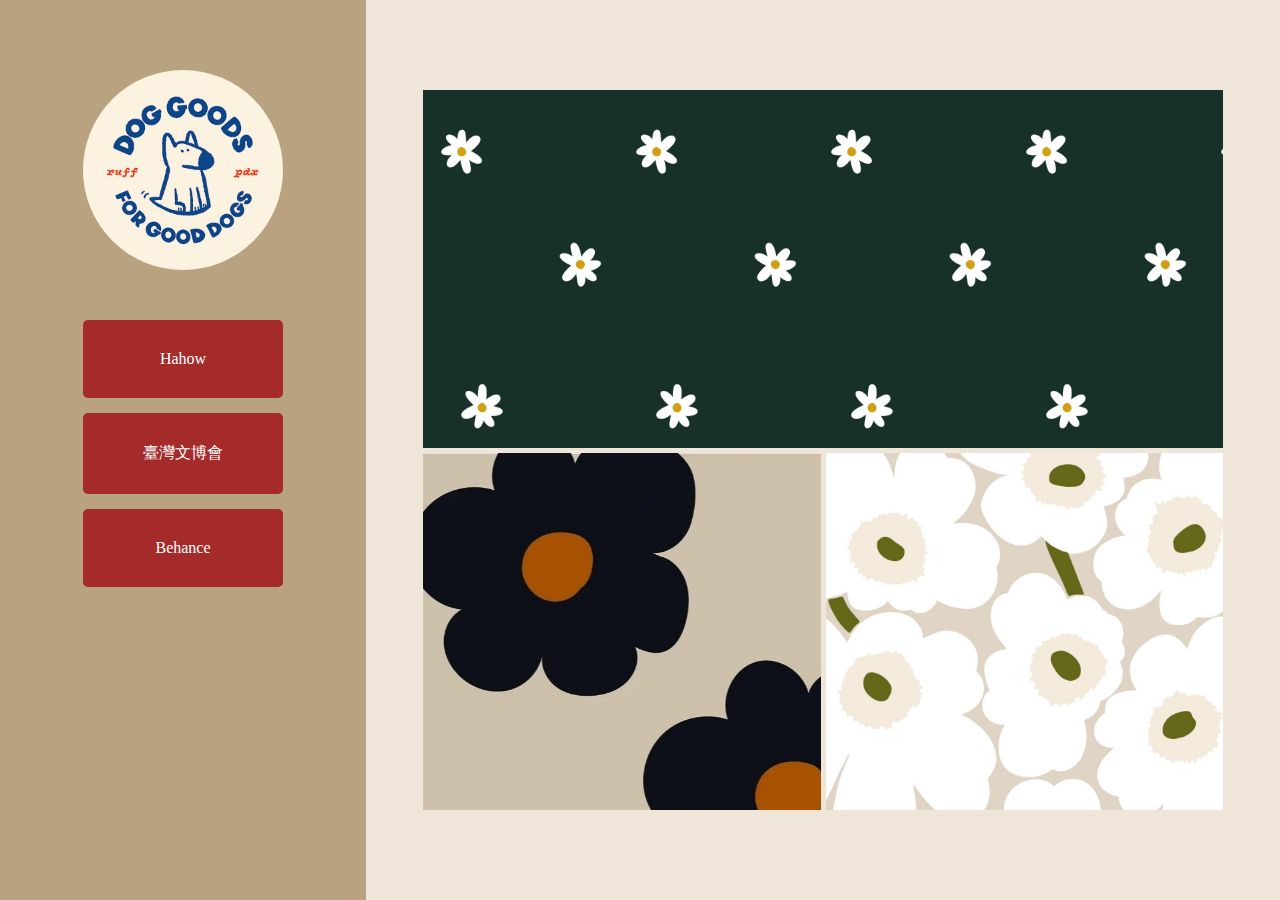
<file: index.html>
<!DOCTYPE html>
<html lang="en">

<head>
    <meta charset="UTF-8">
    <meta name="viewport" content="width=device-width, initial-scale=1.0">
    <link rel="stylesheet" href="./css/ALL.css">
    <title>ALL</title>

</head>

<body>
    <div class="all">
        <div class="nav">
            <input id="ham-menu-switch" type="checkbox" hidden>
            <label for="ham-menu-switch" class="ham-menu">
                <div class="line line-1"></div>
                <div class="line line-2"></div>
                <div class="line line-3"></div>

            </label>

            <div class="logo"></div>
            <div class="btn-area">
                <a href="https://hahow.in/" target="_blank" class="btn ">Hahow</a>
                <a href="https://creativexpo.tw/zh/" target="_blank" class="btn btn-2 ">臺灣文博會</a>
                <a href="https://www.behance.net/" target="_blank" class="btn btn-3 ">Behance</a>
            </div>

        </div>
        <div class="container">
            <div class="box">
                <div class="box-x"></div>
                <div class="box-y"></div>
                <div class="box-z"></div>
            </div>
        </div>
    </div>

</body>

</html>
</file>
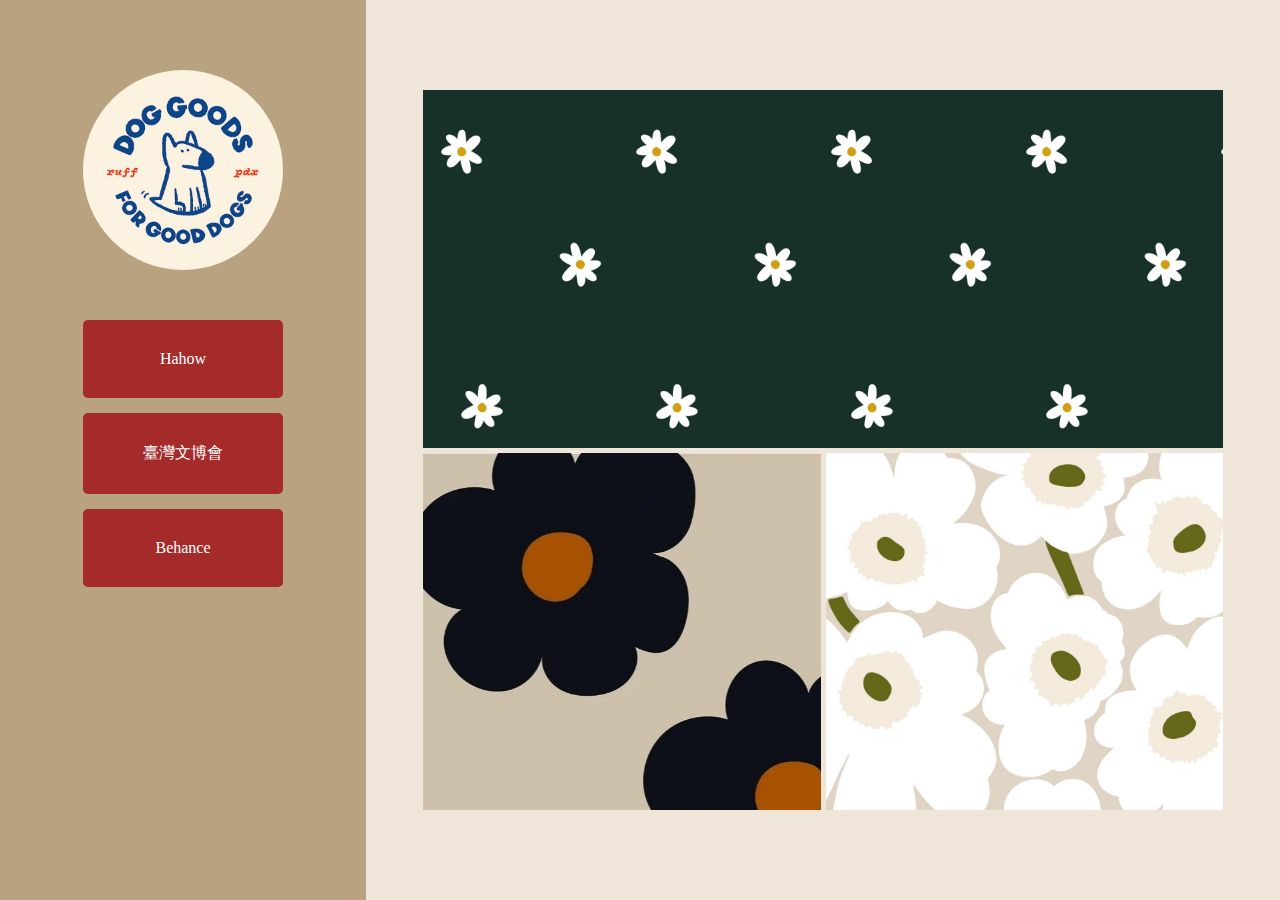
<file: ALL.html>
<!DOCTYPE html>
<html lang="en">

<head>
    <meta charset="UTF-8">
    <meta name="viewport" content="width=device-width, initial-scale=1.0">
    <link rel="stylesheet" href="./css/ALL.css">
    <title>ALL</title>

</head>

<body>
    <div class="all">
        <div class="nav">
            <input id="ham-menu-switch" type="checkbox" hidden>
            <label for="ham-menu-switch" class="ham-menu">
                <div class="line line-1"></div>
                <div class="line line-2"></div>
                <div class="line line-3"></div>

            </label>

            <div class="logo"></div>
            <div class="btn-area">
                <a href="https://hahow.in/" target="_blank" class="btn ">Hahow</a>
                <a href="https://creativexpo.tw/zh/" target="_blank" class="btn btn-2 ">臺灣文博會</a>
                <a href="https://www.behance.net/" target="_blank" class="btn btn-3 ">Behance</a>
            </div>

        </div>
        <div class="container">
            <div class="box">
                <div class="box-x"></div>
                <div class="box-y"></div>
                <div class="box-z"></div>
            </div>
        </div>
    </div>

</body>

</html>
</file>
<file: css/ALL.css>
body {
    margin: 0
}

* {
    box-sizing: border-box;
}

.all {
    width: 100%;
    height: 100vh;
}

.nav {
    background-color: rgb(185, 162, 127);
    width: 366px;
    height: 100vh;
    float: left;
    padding-top: 70px;
    /* position: relative; */

}

/* tablet */

@media(max-width:1200px) {
    .nav {
        width: 100%;
        height: 100px;
        padding: initial;
        padding-right: 20px;
    }

}

/* phone */

@media(max-width:576px) {
    .nav {

        width: 100%;
        height: 100px;
        padding: 10px;
        /* position: relative; */
        float: none;

    }
}


.container {
    background-color: rgb(239, 230, 217);
    width: calc(100% - 366px);
    height: 100vh;
    float: left;
    position: relative;
}

/* tablet */

@media(max-width:1200px) {

    .container {
        width: 100%;
        height: calc(100vh - 100px);
    }

}


/* phone */

@media(max-width:576px) {

    .container {
        width: 100%;
        height: calc(100vh - 100px);
        float: none;

    }
}


.logo {

    background-image: url(../img/IMG_0267.JPG);
    background-size: cover;
    background-position: center;
    border-radius: 100px;
    width: 200px;
    height: 200px;
    margin: auto;
    margin-bottom: 50px;
}

/* tablet */

@media(max-width:1200px) {
    .logo {

        width: 80px;
        height: 80px;
        margin: initial;
        margin-top: 10px;
        margin-left:10px;
        float: left;    
    }

}

/* phone */

@media(max-width:576px) {
    .logo {
        width: 80px;
        height: 80px;
        position: absolute;
        left: 50%;
        transform: translate(-50%, 0%);
        margin: 0;

    }
}

.btn-area {
    width: 200px;
    height: 300px;
    margin: auto;

}

/* tablet */

@media(max-width:1200px) {
    .btn-area {
        width: auto;
        height: 100%;
        line-height: 100px;
        float: right;
    }
}

/* phone */
/* @media(max-width:576px) {

    .btn-area {
        width: 120px;
        height: 200px;
        position: absolute;
        top: 85px;
        left: 30px;
        z-index: 9;
        display: none;
    }

} */




.btn {

    background-color: brown;
    color: white;
    text-align: center;
    text-decoration: none;
    padding: 30px;
    display: block;
    margin: auto;
    margin-bottom: 15px;
    border-radius: 5px;
}

/* tablet */

@media(max-width:1200px) {
    .btn {
        width: 100px;
        height: 50px;
        line-height: 50px;
        padding: initial;
        display: inline-block;
    }

}

/* phone */

@media(max-width:576px) {

    .btn {
        width: 100px;
        height: 50px;
        line-height: 50px;
        display: block;
      
        margin: 0 0 10px;
        
    }
}

.btn:hover {
    background-color: rgb(215, 116, 23);
    color: white;

}

.box {
    background-color: rgb(239, 230, 217);
    width: 960px;
    height: 80%;
    position: absolute;
    top: 50%;
    left: 50%;
    transform: translate(-50%, -50%);

}

/* small-pc */

@media(max-width:1350px) {
    .box {
        width: 800px;

    }
}

/* tablet */

@media(max-width:1200px) {
    .box {
        width: 80%;
        /* height: 800px; */
    }
}


/* phone */
@media(max-width:576px) {
    .box {
        width: 100%;
        height: 100%;
    }
}



/* phone-ham-menu */

@media(max-width:576px) {

    .ham-menu {
        width: 50px;
        height: 50px;
        background-color: rgb(63, 0, 0);
        position: relative;
        top: 20%;
        left: 20px;
        display: block;
        border-radius: 5px;
        float: left;

    }

    /* phone */


    .btn-area {
        /* background-color: black; */
        width: unset;
        height: unset;
        position: absolute;
        padding-top: 15px;
        top: 85px;
        left: 30px;
        z-index: 9;
        display: none;
    }




    .line {
        width: 70%;
        height: 5px;
        background-color: white;
        position: absolute;
        left: 50%;
        top: 50%;
        transform: translate(-50%, -50%);
        border-radius: 5px;
        transition: 0.5s;

    }

    .line.line-1 {
        top: 25%;

    }


    .line.line-3 {
        top: 75%;
    }

    #ham-menu-switch:checked+.ham-menu {
        background-color: rgb(215, 116, 23);

    }

    #ham-menu-switch:checked+.ham-menu .line-1 {
        top: 50%;
        transform: translate(-50%, -50%) rotate(45deg);

    }

    #ham-menu-switch:checked+.ham-menu .line-2 {

        display: none;
    }

    #ham-menu-switch:checked+.ham-menu .line-3 {
        top: 50%;
        transform: translate(-50%, -50%) rotate(-45deg);
    }

    #ham-menu-switch:checked~.btn-area {
        display: block;

    }

}



.box-x:hover {
    background-color: black;
    opacity: 0.5;
}

.box-y:hover {
    background-color: black;
    opacity: 0.5;
}

.box-z:hover {
    background-color: black;
    opacity: 0.5;
}

.box-x {
    background-image: url(../img/IMG_0263.JPG);
    background-size: contain;
    width: 33%;
    height: 100%;
    float: left;

}


.box-y {
    /* background-color: blue; */
    background-image: url(../img/IMG_0262.JPG);
    background-size: cover;
    width: calc(34% - 10px);
    height: 100%;
    float: left;
    margin: 0 5px 0
}

.box-z {
    /* background-color: blue; */
    background-image: url(../img/IMG_0265.JPG);
    background-size: cover;
    width: 33%;
    height: 100%;
    float: left;

}


/* small-pc */


@media(max-width:1350px) {
    .box-x {
        width: 100%;
        height: calc(50% - 2.5px);
        margin-bottom: 2.5px;

    }

    .box-y {
        width: calc(50% - 2.5px);
        height: calc(50% - 2.5px);
        margin-top: 2.5px;
        margin-right: 5px;
        margin-left: 0;

    }

    .box-z {
        width: calc(50% - 2.5px);
        height: calc(50% - 2.5px);
        margin-top: 2.5px;


    }
}

/* tablet */

@media(max-width:1200px) {

    .box-x {
        width: 100%;
        height: calc(50% - 2.5px);
        margin-bottom: 2.5px;
    }

    .box-y {

        width: calc(50% - 2.5px);
        height: calc(50% - 2.5px);
        margin-top: 2.5px;
        margin-right: 5px;

    }

    .box-z {
        width: calc(50% - 2.5px);
        height: 50%;
        height: calc(50% - 2.5px);
        margin-top: 2.5px;
    }


}


/* phone */
@media(max-width:576px) {
    .box-x {
        width: 100%;
        height: 33%;
        margin: 0;

    }

    .box-y {
        background-image: url(../img/IMG_0262-2.JPG);
        background-position: 50%;
        width: 100%;
        height: 34%;
        margin: 0;

    }

    .box-z {
        background-size: contain;
        width: 100%;
        height: 33%;
        margin: 0;
    }
}
</file>
